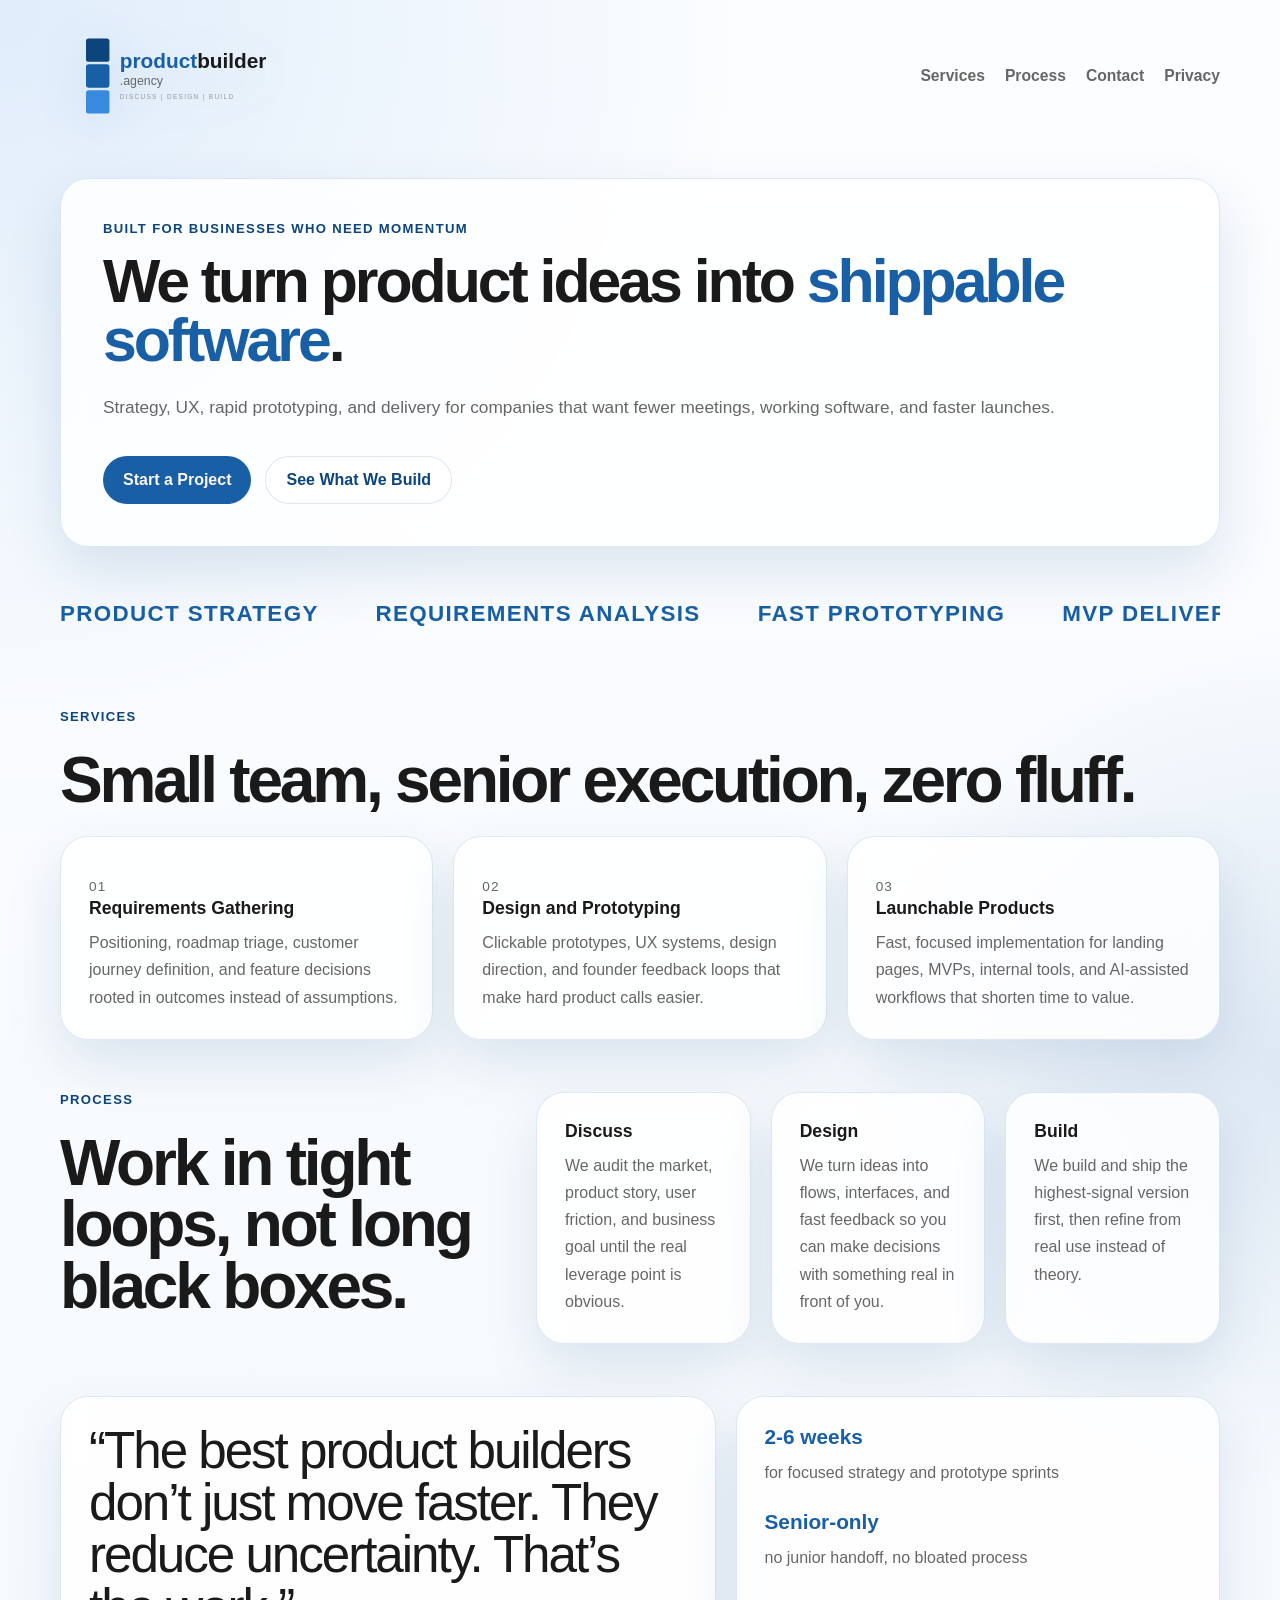
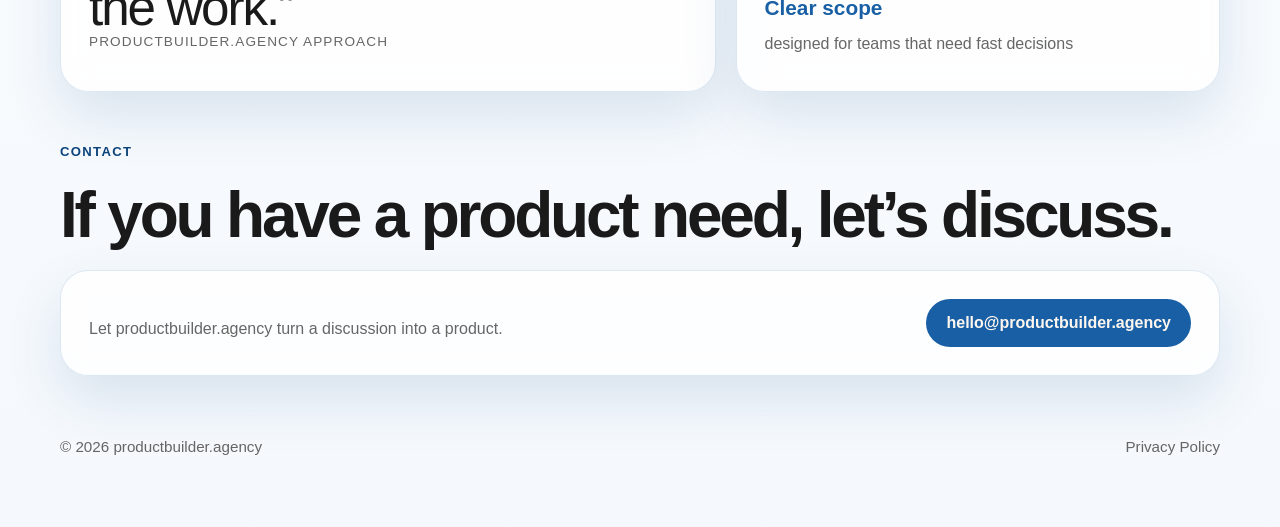
<file: index.html>
<!DOCTYPE html>
<html lang="en">
  <head>
    <meta charset="UTF-8" />
    <meta name="viewport" content="width=device-width, initial-scale=1.0" />
    <title>productbuilder.agency</title>
    <meta
      name="description"
      content="Product strategy, design, and engineering for founders who need traction fast."
    />
    <link rel="icon" type="image/svg+xml" href="./assets/pb-logo-icon.svg" />
    <link rel="stylesheet" href="./styles.css" />
  </head>
  <body>
    <div class="site-shell">
      <header class="topbar">
        <a class="brand" href="#top" aria-label="productbuilder.agency home">
          <img
            class="brand-logo brand-logo-full"
            src="./assets/pb-logo-primary.svg"
            alt="productbuilder.agency"
          />
          <img
            class="brand-logo brand-logo-icon"
            src="./assets/pb-logo-icon.svg"
            alt=""
            aria-hidden="true"
          />
        </a>
        <nav class="nav">
          <a href="#services">Services</a>
          <a href="#process">Process</a>
          <a href="#contact">Contact</a>
          <a href="./privacy.html">Privacy</a>
        </nav>
      </header>

      <main id="top">
        <section class="hero">
          <div class="hero-copy reveal">
            <p class="eyebrow">Built for businesses who need momentum</p>
            <h1>
              We turn product ideas into
              <span>shippable software</span>.
            </h1>
            <p class="lede">
              Strategy, UX, rapid prototyping, and delivery for companies that
              want fewer meetings, working software, and faster launches.
            </p>
            <div class="hero-actions">
              <a class="button button-primary" href="#contact">Start a Project</a>
              <a class="button button-secondary" href="#services">See What We Build</a>
            </div>
          </div>
        </section>

        <section class="marquee">
          <p>
            Product Strategy
            <span></span>
            Requirements Analysis
            <span></span>
            Fast Prototyping
            <span></span>
            MVP Delivery
            <span></span>
            AI Enabled Workflows
            <span></span>
            Continuous Integration/Continuous Delivery
          </p>
        </section>

        <section class="section" id="services">
          <div class="section-heading section-heading-wide reveal">
            <p class="eyebrow">Services</p>
            <h2>Small team, senior execution, zero fluff.</h2>
          </div>
          <div class="service-list">
            <article class="service-card reveal">
              <p class="service-number">01</p>
              <h3>Requirements Gathering</h3>
              <p>
                Positioning, roadmap triage, customer journey definition, and
                feature decisions rooted in outcomes instead of assumptions.
              </p>
            </article>
            <article class="service-card reveal reveal-delay-1">
              <p class="service-number">02</p>
              <h3>Design and Prototyping</h3>
              <p>
                Clickable prototypes, UX systems, design direction, and founder
                feedback loops that make hard product calls easier.
              </p>
            </article>
            <article class="service-card reveal reveal-delay-2">
              <p class="service-number">03</p>
              <h3>Launchable Products</h3>
              <p>
                Fast, focused implementation for landing pages, MVPs, internal
                tools, and AI-assisted workflows that shorten time to value.
              </p>
            </article>
          </div>
        </section>

        <section class="section split-section" id="process">
          <div class="section-heading reveal">
            <p class="eyebrow">Process</p>
            <h2>Work in tight loops, not long black boxes.</h2>
          </div>
          <div class="timeline">
            <article class="timeline-item reveal">
              <h3>Discuss</h3>
              <p>
                We audit the market, product story, user friction, and business
                goal until the real leverage point is obvious.
              </p>
            </article>
            <article class="timeline-item reveal reveal-delay-1">
              <h3>Design</h3>
              <p>
                We turn ideas into flows, interfaces, and fast feedback so you
                can make decisions with something real in front of you.
              </p>
            </article>
            <article class="timeline-item reveal reveal-delay-2">
              <h3>Build</h3>
              <p>
                We build and ship the highest-signal version first, then refine
                from real use instead of theory.
              </p>
            </article>
          </div>
        </section>

        <section class="section testimonial-band">
          <div class="testimonial reveal">
            <p class="quote">
              “The best product builders don’t just move faster. They reduce
              uncertainty. That’s the work.”
            </p>
            <p class="quote-attribution">productbuilder.agency approach</p>
          </div>
          <div class="stats reveal reveal-delay-1">
            <div>
              <strong>2-6 weeks</strong>
              <p>for focused strategy and prototype sprints</p>
            </div>
            <div>
              <strong>Senior-only</strong>
              <p>no junior handoff, no bloated process</p>
            </div>
            <div>
              <strong>Clear scope</strong>
              <p>designed for teams that need fast decisions</p>
            </div>
          </div>
        </section>

        <section class="section contact-section" id="contact">
          <div class="section-heading section-heading-wide reveal">
            <p class="eyebrow">Contact</p>
            <h2>If you have a product need, let’s discuss.</h2>
          </div>
          <div class="contact-card reveal reveal-delay-1">
            <p>
              Let productbuilder.agency turn a discussion into a product.
            </p>
            <a class="button button-primary" href="mailto:hello@productbuilder.agency">
              hello@productbuilder.agency
            </a>
          </div>
        </section>

        <footer class="site-footer">
          <p>&copy; 2026 productbuilder.agency</p>
          <a href="./privacy.html">Privacy Policy</a>
        </footer>
      </main>
    </div>

    <script src="./script.js"></script>
  </body>
</html>
</file>
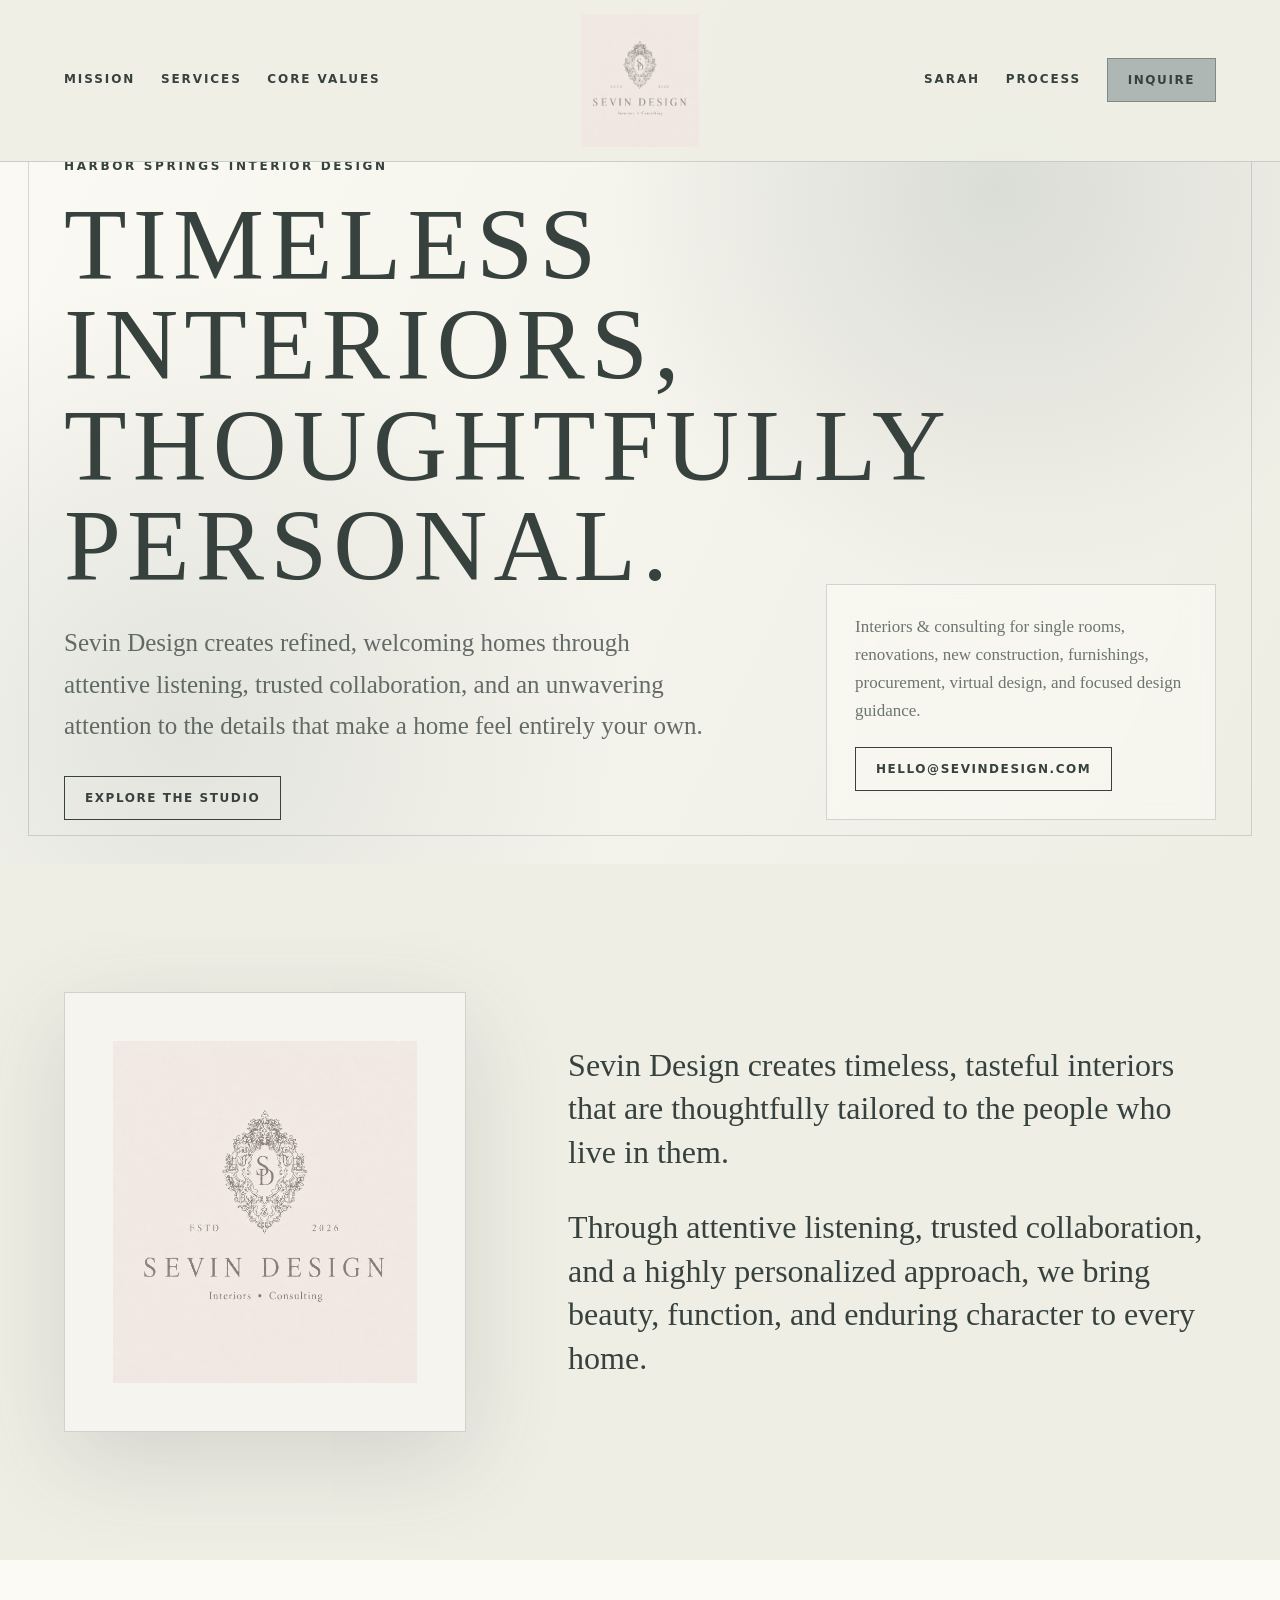
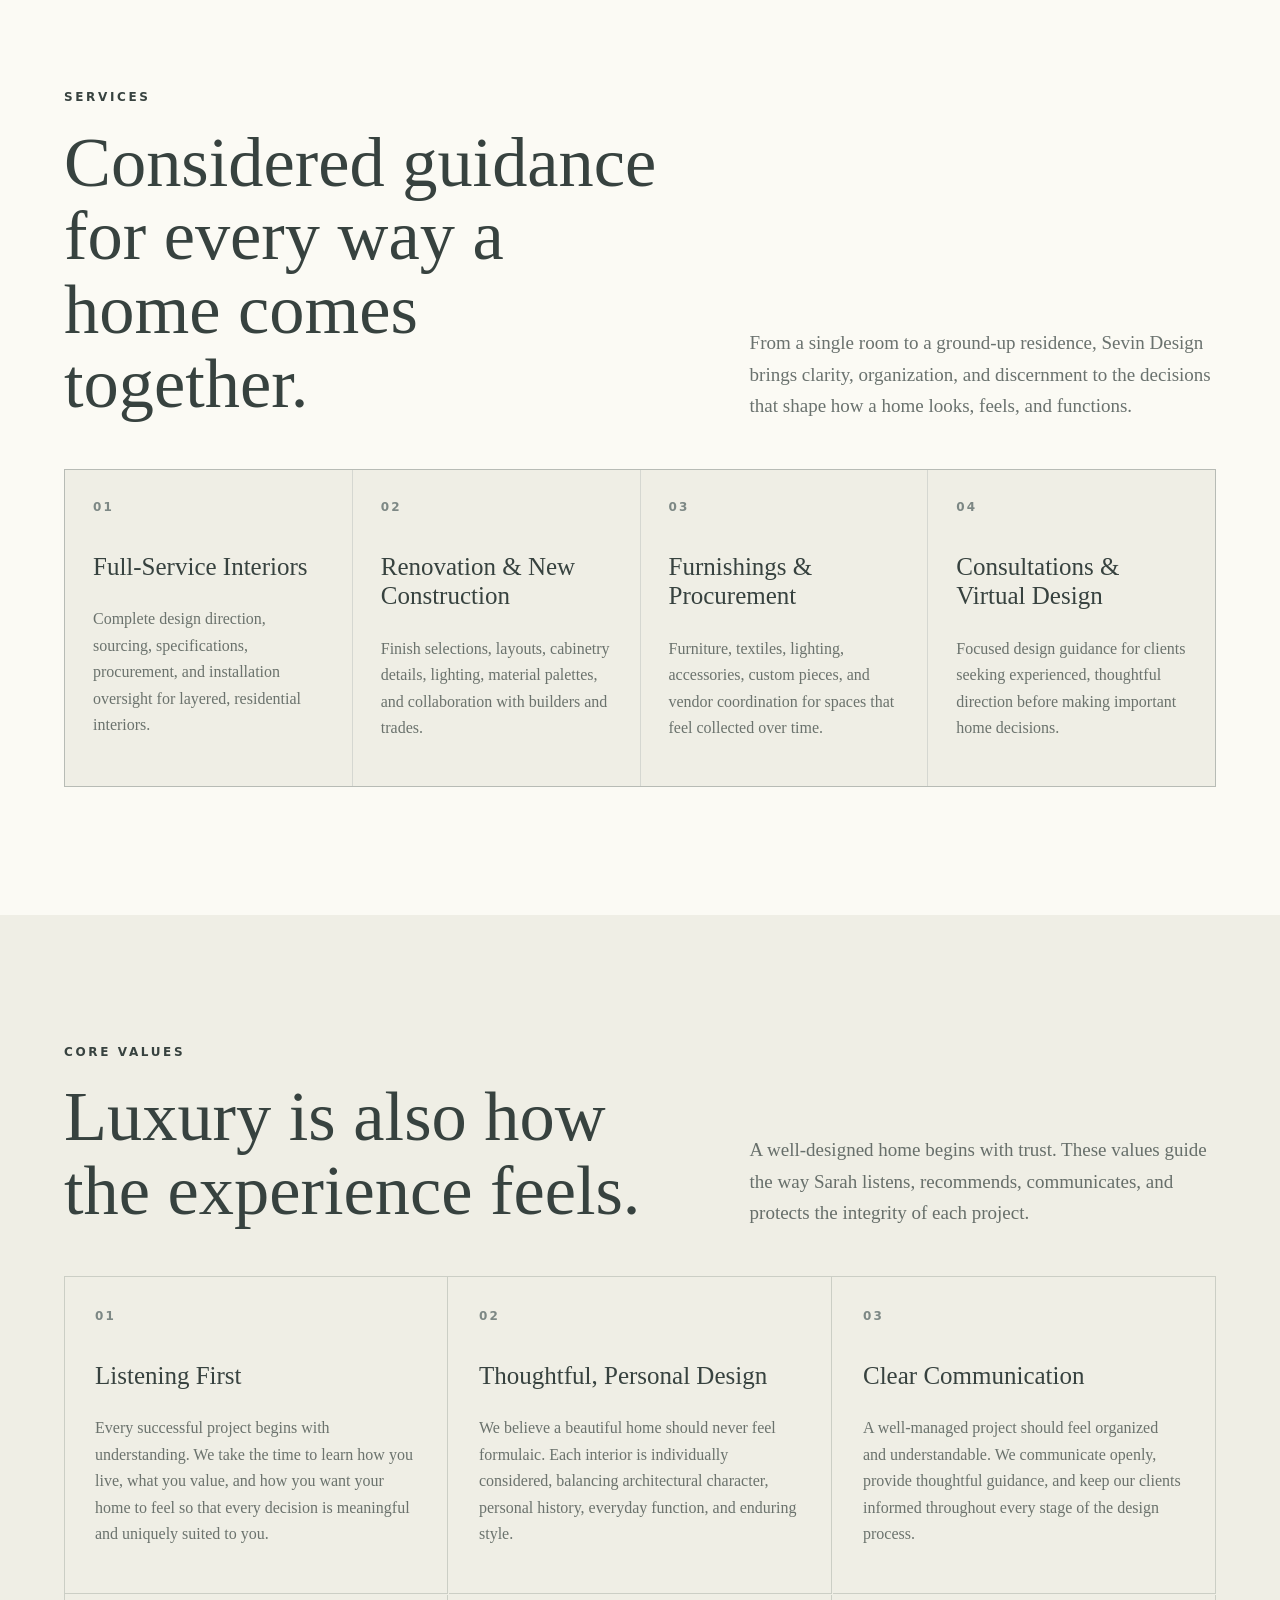
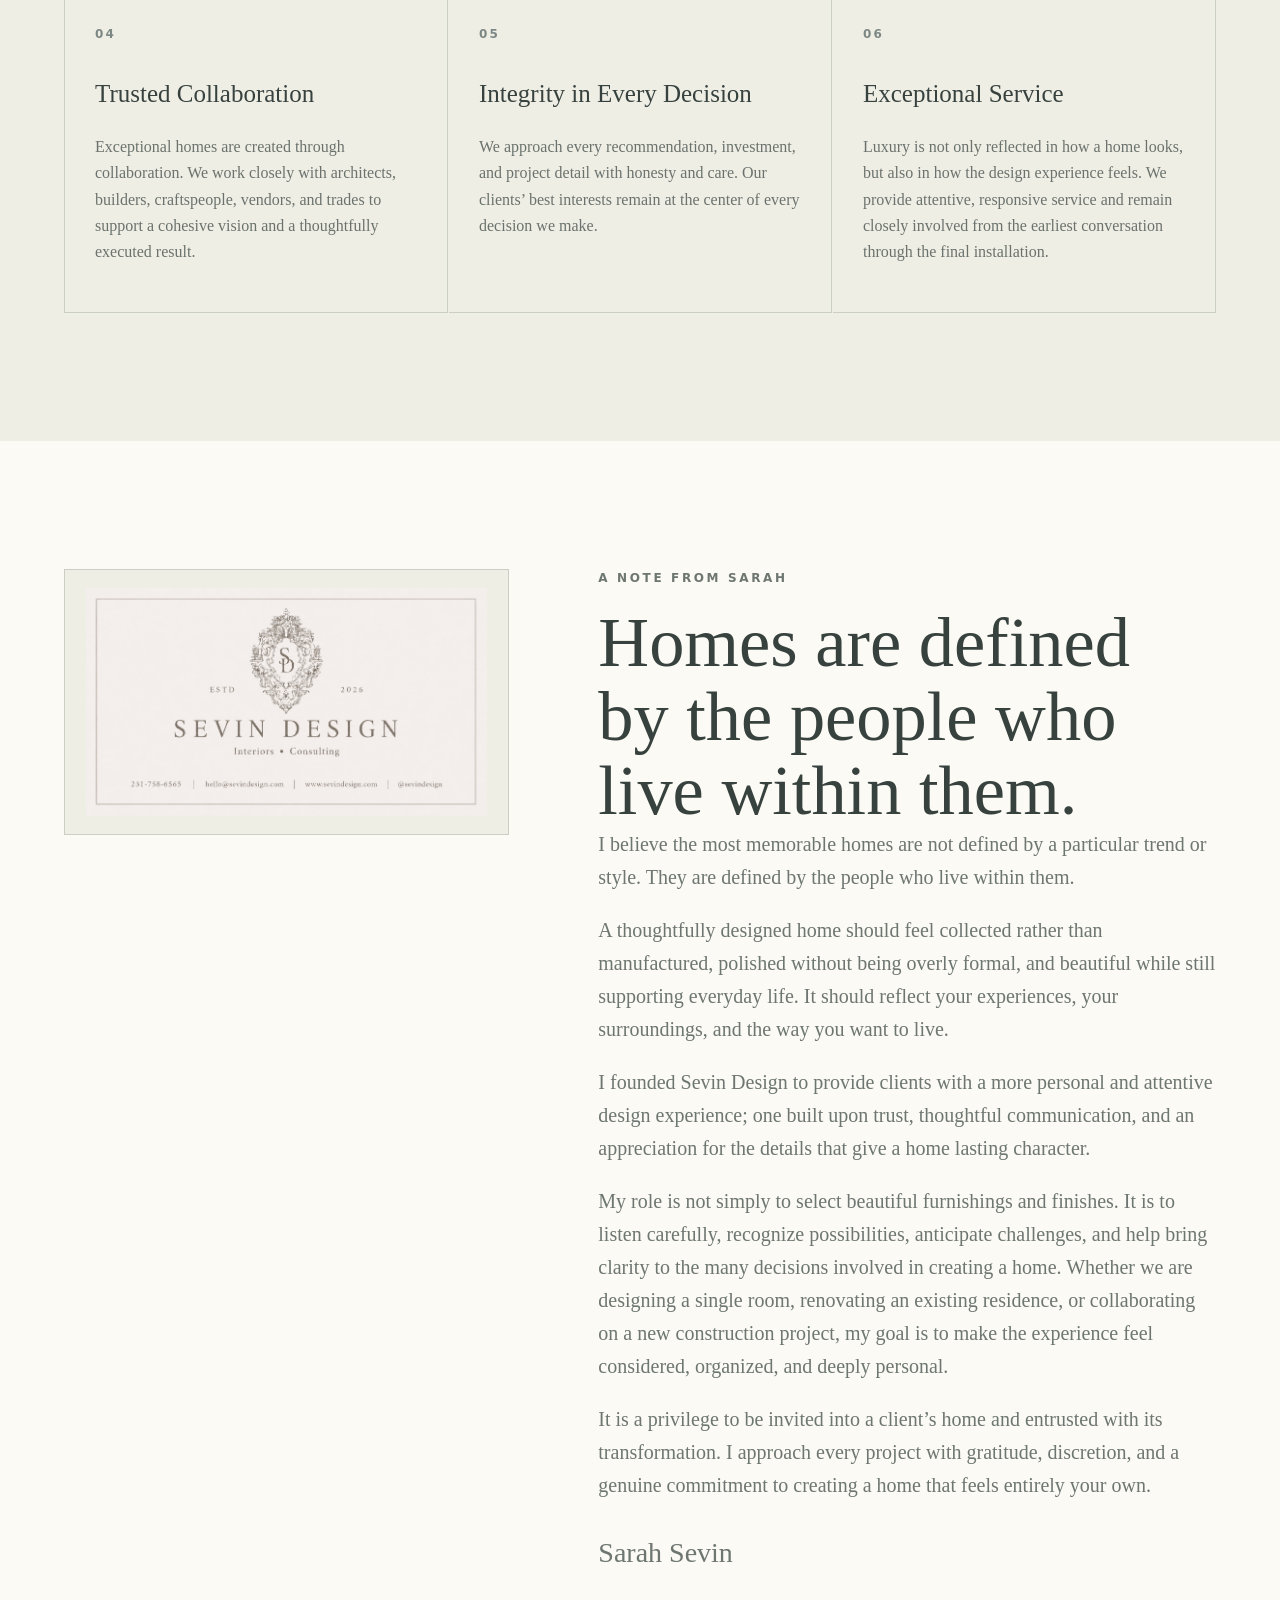
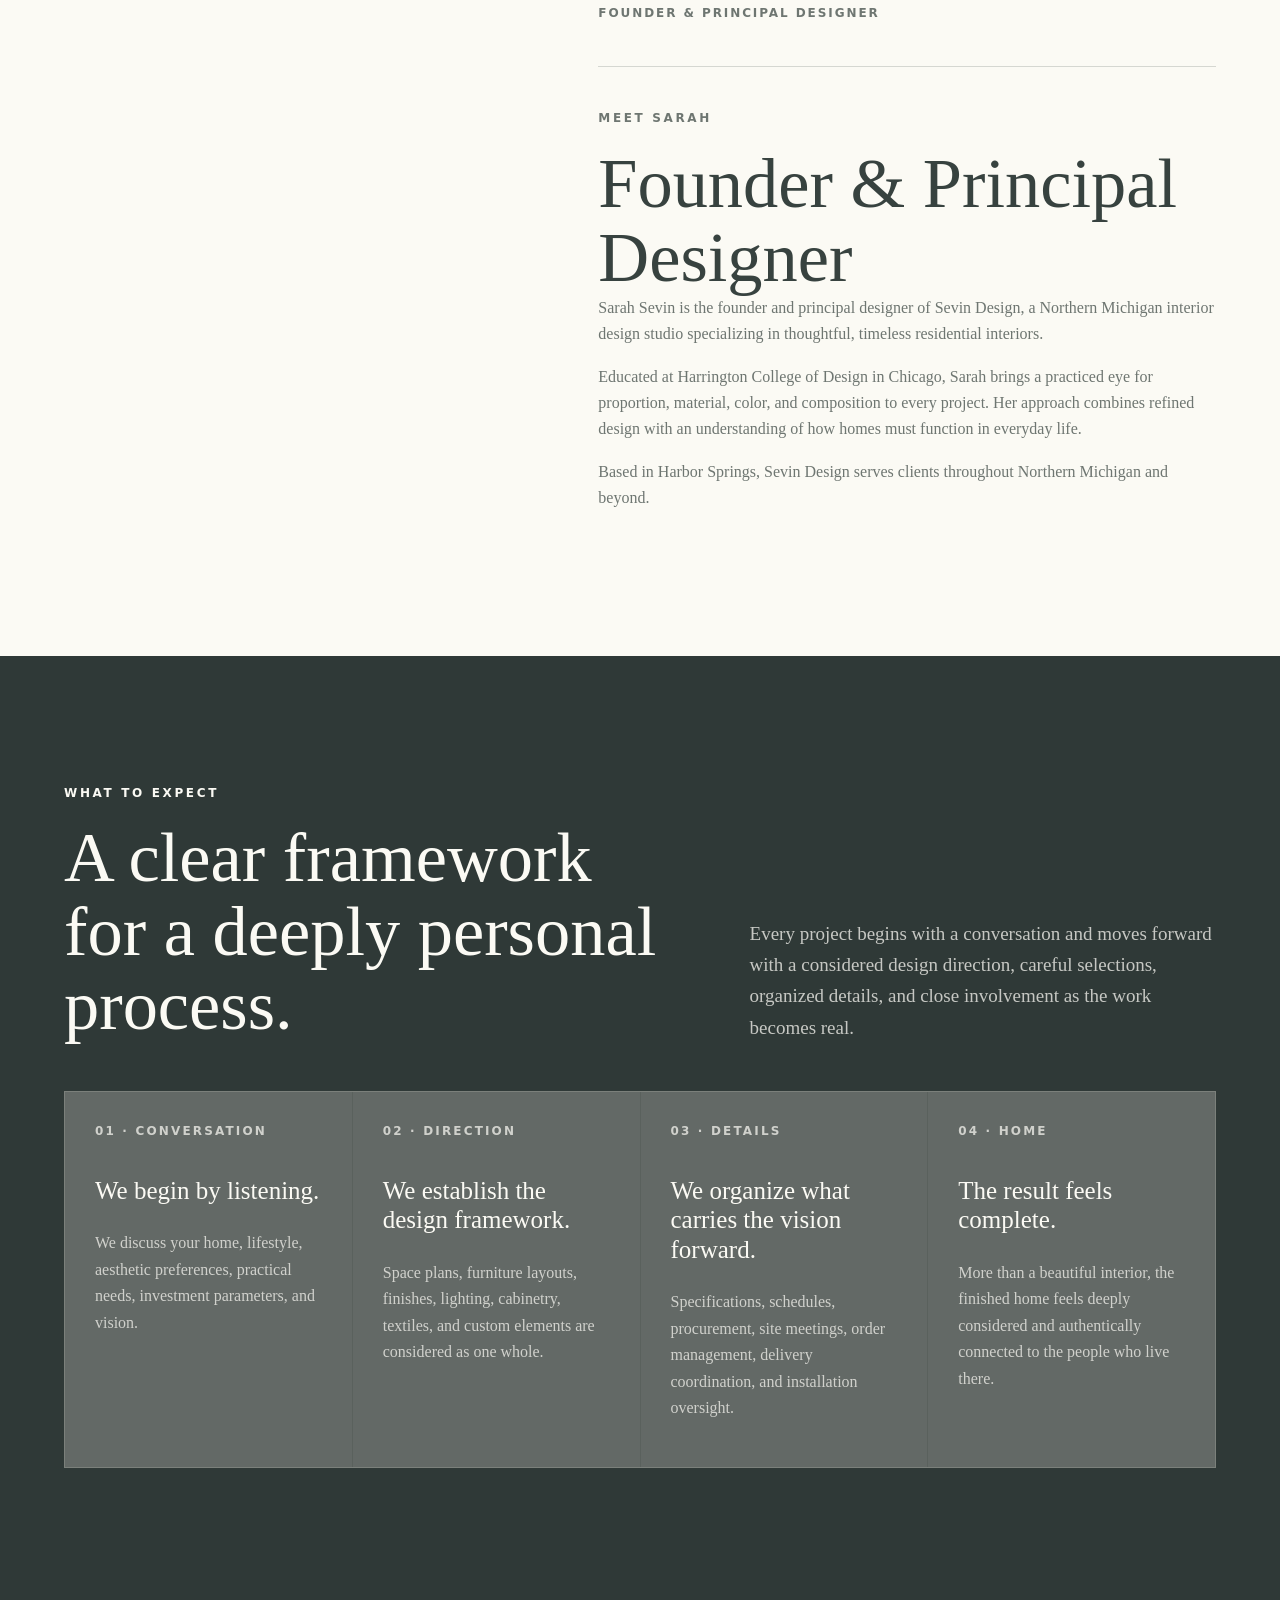
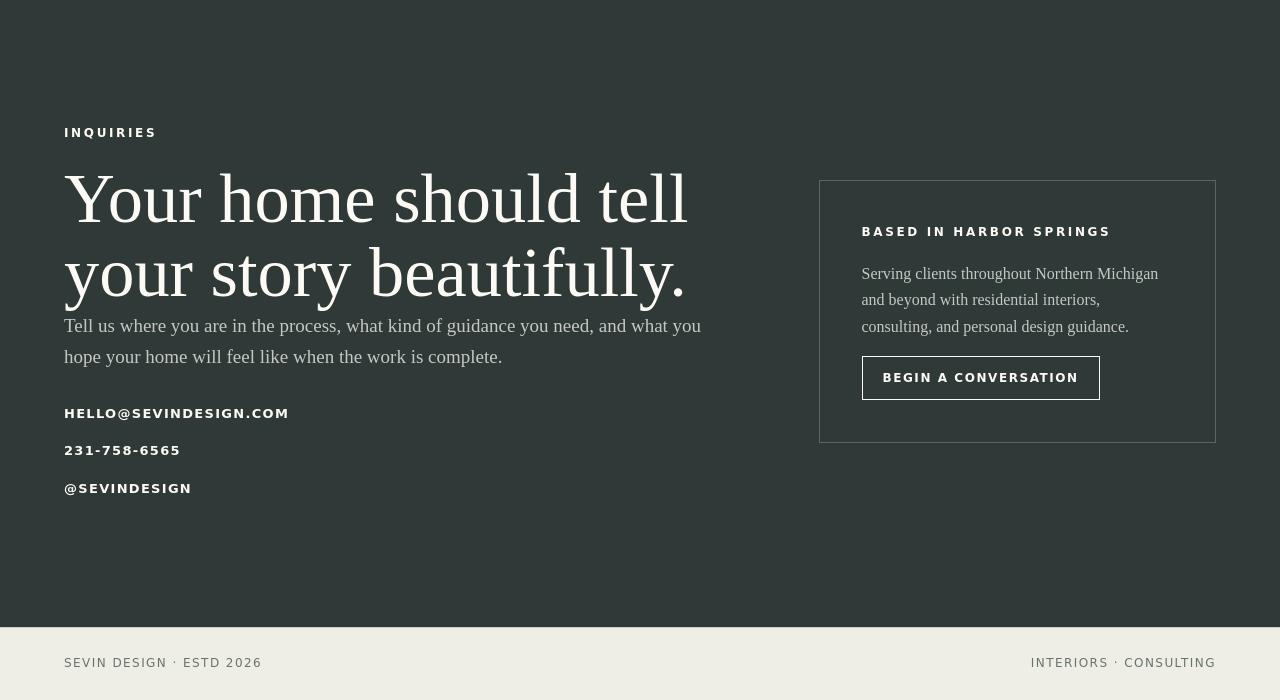
<file: sevin-design/index.html>
<!doctype html>
<html lang="en">
  <head>
    <meta charset="utf-8" />
    <meta name="viewport" content="width=device-width, initial-scale=1" />
    <title>Sevin Design | Timeless Interiors & Consulting</title>
    <meta
      name="description"
      content="Sevin Design is a Harbor Springs interior design studio creating timeless, tasteful interiors through personal service, trusted collaboration, and thoughtful detail."
    />
    <meta property="og:title" content="Sevin Design | Timeless Interiors & Consulting" />
    <meta
      property="og:description"
      content="Thoughtful residential interiors, renovation and new-construction consultation, furnishings, virtual design, and focused design guidance."
    />
    <meta property="og:image" content="https://www.productbuilder.agency/sevin-design/assets/sevin-card.jpg" />
    <meta property="og:type" content="website" />
    <style>
      :root {
        --white-dove: #efeee5;
        --boothbay: #aab2b0;
        --boothbay-deep: #667471;
        --boothbay-dark: #3f4a48;
        --paper: var(--white-dove);
        --ivory: #fbfaf4;
        --linen: #e5e4da;
        --sand: #d2d3ca;
        --mushroom: #7d8885;
        --taupe: #667471;
        --ink: #37423f;
        --olive: #6f7d79;
        --charcoal: #2f3937;
        --line: rgba(63, 74, 72, 0.2);
        --soft-line: rgba(239, 238, 229, 0.3);
        --shadow: 0 28px 90px rgba(63, 74, 72, 0.16);
        --hero-logo-offset: 0px;
      }

      * {
        box-sizing: border-box;
      }

      html {
        scroll-behavior: smooth;
      }

      body {
        margin: 0;
        background:
          radial-gradient(circle at top left, rgba(251, 250, 244, 0.82), transparent 38rem),
          var(--paper);
        color: var(--ink);
        font-family: "Times New Roman", Georgia, serif;
        line-height: 1.65;
        overflow-x: hidden;
      }

      a {
        color: inherit;
        text-decoration: none;
      }

      img {
        display: block;
        max-width: 100%;
      }

      .site {
        overflow: clip;
      }

      .topbar {
        position: fixed;
        z-index: 20;
        inset: 0 0 auto;
        display: grid;
        grid-template-columns: 1fr auto 1fr;
        align-items: center;
        gap: 24px;
        min-height: 76px;
        padding: 14px clamp(20px, 5vw, 64px);
        background: rgba(239, 238, 229, 0.94);
        border-bottom: 1px solid var(--line);
        color: var(--ink);
        backdrop-filter: blur(18px);
      }

      .nav {
        display: flex;
        align-items: center;
        gap: clamp(14px, 2vw, 28px);
        font-family: ui-sans-serif, system-ui, sans-serif;
        font-size: 12px;
        font-weight: 600;
        letter-spacing: 0.16em;
        text-transform: uppercase;
      }

      .nav:last-child {
        justify-content: flex-end;
      }

      .brand {
        display: grid;
        place-items: center;
        width: 128px;
      }

      .brand img {
        width: 118px;
        mix-blend-mode: normal;
        opacity: 1;
      }

      .button {
        display: inline-flex;
        min-height: 44px;
        align-items: center;
        justify-content: center;
        border: 1px solid currentColor;
        border-radius: 0;
        padding: 12px 20px;
        font-family: ui-sans-serif, system-ui, sans-serif;
        font-size: 12px;
        font-weight: 700;
        letter-spacing: 0.13em;
        line-height: 1;
        text-transform: uppercase;
        transition: transform 160ms ease, background 160ms ease, color 160ms ease;
      }

      .button:hover {
        transform: translateY(-1px);
      }

      .button.dark {
        background: var(--ink);
        color: var(--ivory);
        border-color: var(--ink);
      }

      .button.light {
        color: var(--ivory);
      }

      .topbar .button.light {
        background: rgba(170, 178, 176, 0.92);
        color: var(--ink);
        border-color: rgba(63, 74, 72, 0.42);
      }

      .hero {
        position: relative;
        min-height: calc(96svh + var(--hero-logo-offset));
        display: grid;
        align-items: end;
        padding: calc(118px + var(--hero-logo-offset)) clamp(20px, 5vw, 64px) 44px;
        color: var(--ink);
        isolation: isolate;
      }

      .hero::before,
      .hero::after {
        position: absolute;
        inset: 0;
        content: "";
        z-index: -1;
      }

      .hero::before {
        background:
          radial-gradient(circle at 78% 22%, rgba(170, 178, 176, 0.34), transparent 25rem),
          radial-gradient(circle at 14% 84%, rgba(102, 116, 113, 0.14), transparent 28rem),
          linear-gradient(115deg, rgba(251, 250, 244, 0.96), rgba(239, 238, 229, 0.88)),
          var(--paper);
      }

      .hero::after {
        border: 1px solid rgba(63, 74, 72, 0.24);
        inset: 28px;
        opacity: 0.8;
      }

      .hero-content {
        display: grid;
        grid-template-columns: minmax(0, 760px) minmax(250px, 390px);
        gap: clamp(32px, 8vw, 130px);
        align-items: end;
        width: min(1220px, 100%);
      }

      .eyebrow {
        margin: 0 0 18px;
        font-family: ui-sans-serif, system-ui, sans-serif;
        font-size: 12px;
        font-weight: 700;
        letter-spacing: 0.22em;
        text-transform: uppercase;
      }

      h1,
      h2,
      h3,
      p {
        margin-top: 0;
      }

      h1 {
        margin-bottom: 26px;
        font-size: clamp(54px, 8vw, 118px);
        font-weight: 400;
        letter-spacing: 0.06em;
        line-height: 0.98;
        text-transform: uppercase;
      }

      h2 {
        margin-bottom: 0;
        font-size: clamp(38px, 5.5vw, 76px);
        font-weight: 400;
        line-height: 1.05;
      }

      h3 {
        font-size: 25px;
        font-weight: 400;
        line-height: 1.18;
      }

      .hero-copy {
        max-width: 650px;
        margin-bottom: 30px;
        color: rgba(55, 66, 63, 0.76);
        font-size: clamp(19px, 2vw, 25px);
      }

      .hero-panel {
        border: 1px solid var(--line);
        padding: 28px;
        background: rgba(251, 250, 244, 0.62);
        backdrop-filter: blur(14px);
      }

      .hero-panel p {
        margin-bottom: 22px;
        color: rgba(55, 66, 63, 0.72);
        font-size: 17px;
      }

      .hero .button.light {
        color: var(--ink);
      }

      .section {
        padding: clamp(72px, 10vw, 132px) clamp(20px, 5vw, 64px);
        scroll-margin-top: 112px;
      }

      .section.alt {
        background: var(--ivory);
      }

      .section.dark {
        background: var(--charcoal);
        color: var(--ivory);
      }

      .section-inner {
        width: min(1180px, 100%);
        margin: 0 auto;
      }

      .section-head {
        display: grid;
        grid-template-columns: minmax(0, 0.92fr) minmax(280px, 0.72fr);
        gap: clamp(30px, 7vw, 104px);
        align-items: end;
        margin-bottom: 48px;
      }

      .section-lede {
        margin-bottom: 0;
        color: rgba(55, 66, 63, 0.74);
        font-size: 19px;
      }

      .dark .section-lede,
      .dark .muted {
        color: rgba(251, 250, 244, 0.74);
      }

      .mission {
        display: grid;
        grid-template-columns: 0.62fr 1fr;
        gap: clamp(34px, 8vw, 118px);
        align-items: center;
      }

      .logo-card {
        border: 1px solid var(--line);
        padding: clamp(24px, 4vw, 48px);
        background: rgba(251, 250, 244, 0.58);
        box-shadow: var(--shadow);
      }

      .mission-copy {
        font-size: clamp(22px, 2.5vw, 34px);
        line-height: 1.36;
      }

      .mission-copy p:last-child {
        margin-bottom: 0;
      }

      .services-grid {
        display: grid;
        grid-template-columns: repeat(4, 1fr);
        gap: 1px;
        border: 1px solid var(--line);
        background: var(--line);
      }

      .service {
        min-height: 300px;
        padding: 28px;
        background: var(--paper);
      }

      .service span,
      .value span,
      .step span {
        display: block;
        margin-bottom: 34px;
        color: var(--mushroom);
        font-family: ui-sans-serif, system-ui, sans-serif;
        font-size: 12px;
        font-weight: 700;
        letter-spacing: 0.18em;
        text-transform: uppercase;
      }

      .service p,
      .value p,
      .step p,
      .bio p,
      .note p {
        color: rgba(55, 66, 63, 0.72);
      }

      .value-grid {
        display: grid;
        grid-template-columns: repeat(3, 1fr);
        gap: 1px;
        border-top: 1px solid var(--line);
        border-left: 1px solid var(--line);
      }

      .value {
        min-height: 268px;
        padding: 30px;
        border-right: 1px solid var(--line);
        border-bottom: 1px solid var(--line);
      }

      .story-grid {
        display: grid;
        grid-template-columns: minmax(280px, 0.72fr) minmax(0, 1fr);
        gap: clamp(34px, 7vw, 96px);
        align-items: start;
      }

      .portrait-card {
        position: sticky;
        top: 104px;
        border: 1px solid var(--line);
        padding: 18px;
        background: var(--paper);
      }

      .portrait-card img {
        aspect-ratio: 16 / 9;
        width: 100%;
        object-fit: contain;
        object-position: center;
      }

      .caption {
        margin: 18px 0 0;
        font-family: ui-sans-serif, system-ui, sans-serif;
        font-size: 12px;
        font-weight: 700;
        letter-spacing: 0.16em;
        text-transform: uppercase;
      }

      .note {
        padding-bottom: 42px;
        border-bottom: 1px solid var(--line);
        font-size: 20px;
      }

      .signature {
        margin-top: 28px;
        color: var(--taupe);
        font-size: 28px;
      }

      .bio {
        padding-top: 42px;
      }

      .process {
        display: grid;
        grid-template-columns: repeat(4, 1fr);
        gap: 1px;
        border: 1px solid rgba(239, 238, 229, 0.22);
        background: rgba(239, 238, 229, 0.22);
      }

      .step {
        min-height: 320px;
        padding: 30px;
        background: rgba(239, 238, 229, 0.06);
      }

      .step p,
      .step span {
        color: rgba(251, 250, 244, 0.72);
      }

      .journal-shop {
        display: grid;
        grid-template-columns: 1fr 1fr;
        gap: 24px;
      }

      .tease {
        min-height: 360px;
        display: flex;
        flex-direction: column;
        justify-content: flex-end;
        border: 1px solid var(--line);
        padding: 30px;
        background:
          linear-gradient(180deg, transparent, rgba(55, 66, 63, 0.72)),
          var(--bg);
        background-size: cover;
        background-position: center;
        color: var(--ivory);
      }

      .tease:first-child {
        background:
          linear-gradient(180deg, rgba(239, 238, 229, 0.3), rgba(55, 66, 63, 0.74)),
          url("./assets/sevin-logo.jpg") center 34% / 58% auto no-repeat,
          var(--linen);
      }

      .tease:last-child {
        --bg: url("./assets/sevin-card.jpg");
      }

      .tease p {
        max-width: 460px;
        margin-bottom: 0;
        color: rgba(251, 250, 244, 0.78);
      }

      .contact {
        display: grid;
        grid-template-columns: minmax(0, 0.92fr) minmax(280px, 0.55fr);
        gap: clamp(30px, 7vw, 94px);
        align-items: center;
      }

      .contact-list {
        display: grid;
        gap: 16px;
        margin-top: 30px;
        font-family: ui-sans-serif, system-ui, sans-serif;
        font-size: 13px;
        font-weight: 650;
        letter-spacing: 0.1em;
        text-transform: uppercase;
      }

      .contact-list a {
        overflow-wrap: anywhere;
      }

      .contact-card {
        border: 1px solid rgba(239, 238, 229, 0.24);
        padding: clamp(24px, 4vw, 42px);
      }

      .footer {
        display: flex;
        justify-content: space-between;
        gap: 18px;
        padding: 26px clamp(20px, 5vw, 64px);
        border-top: 1px solid var(--line);
        color: var(--taupe);
        font-family: ui-sans-serif, system-ui, sans-serif;
        font-size: 12px;
        letter-spacing: 0.12em;
        text-transform: uppercase;
      }

      @media (max-width: 980px) {
        .topbar {
          grid-template-columns: 1fr auto;
        }

        .nav:first-child {
          display: none;
        }

        .hero-content,
        .section-head,
        .mission,
        .story-grid,
        .contact {
          grid-template-columns: 1fr;
        }

        .services-grid,
        .process {
          grid-template-columns: repeat(2, 1fr);
        }

        .value-grid {
          grid-template-columns: repeat(2, 1fr);
        }

        .portrait-card {
          position: static;
          max-width: 520px;
        }
      }

      @media (max-width: 680px) {
        :root {
          --hero-logo-offset: 0px;
        }

        .topbar {
          grid-template-columns: minmax(0, 1fr) auto;
          min-height: 82px;
          padding: 12px 18px;
          background: rgba(239, 238, 229, 0.92);
          border-bottom: 1px solid var(--line);
          backdrop-filter: blur(16px);
        }

        .brand {
          width: 116px;
          justify-self: start;
        }

        .brand img {
          width: 108px;
        }

        .nav:last-child a:not(.button) {
          display: none;
        }

        .button {
          min-height: 40px;
          padding: 11px 14px;
          font-size: 11px;
        }

        .hero {
          min-height: auto;
          padding: 148px 20px 34px;
        }

        .section {
          scroll-margin-top: 96px;
          padding: 64px 20px;
        }

        .hero::after {
          inset: 12px;
        }

        h1 {
          font-size: clamp(39px, 11.5vw, 54px);
          letter-spacing: 0.035em;
          overflow-wrap: anywhere;
        }

        h2 {
          font-size: clamp(34px, 10vw, 48px);
        }

        .hero-content {
          gap: 28px;
        }

        .hero-panel {
          padding: 22px;
        }

        .mission-copy {
          font-size: clamp(21px, 6vw, 29px);
        }

        .services-grid,
        .value-grid,
        .process,
        .journal-shop {
          grid-template-columns: 1fr;
        }

        .service,
        .value,
        .step {
          min-height: auto;
          padding: 24px;
        }

        .portrait-card {
          max-width: none;
          padding: 12px;
        }

        .contact-list {
          font-size: 12px;
          letter-spacing: 0.07em;
        }

        .footer {
          flex-direction: column;
        }
      }
    </style>
  </head>
  <body>
    <div class="site">
      <header class="topbar" data-nav>
        <nav class="nav" aria-label="Primary navigation left">
          <a href="#mission">Mission</a>
          <a href="#services">Services</a>
          <a href="#values">Core Values</a>
        </nav>
        <a class="brand" href="#top" aria-label="Sevin Design home">
          <img src="./assets/sevin-logo-header.png" alt="Sevin Design" />
        </a>
        <nav class="nav" aria-label="Primary navigation right">
          <a href="#sarah">Sarah</a>
          <a href="#process">Process</a>
          <a class="button light" href="#contact">Inquire</a>
        </nav>
      </header>

      <main id="top">
        <section class="hero">
          <div class="hero-content">
            <div>
              <p class="eyebrow">Harbor Springs Interior Design</p>
              <h1>Timeless interiors, thoughtfully personal.</h1>
              <p class="hero-copy">
                Sevin Design creates refined, welcoming homes through attentive
                listening, trusted collaboration, and an unwavering attention to
                the details that make a home feel entirely your own.
              </p>
              <a class="button light" href="#mission">Explore the Studio</a>
            </div>
            <aside class="hero-panel" aria-label="Sevin Design introduction">
              <p>
                Interiors & consulting for single rooms, renovations, new
                construction, furnishings, procurement, virtual design, and
                focused design guidance.
              </p>
              <a class="button light" href="mailto:hello@sevindesign.com">hello@sevindesign.com</a>
            </aside>
          </div>
        </section>

        <section class="section" id="mission">
          <div class="section-inner mission">
            <div class="logo-card">
              <img src="./assets/sevin-logo.jpg" alt="Sevin Design Interiors and Consulting" />
            </div>
            <div class="mission-copy">
              <p>
                Sevin Design creates timeless, tasteful interiors that are
                thoughtfully tailored to the people who live in them.
              </p>
              <p>
                Through attentive listening, trusted collaboration, and a highly
                personalized approach, we bring beauty, function, and enduring
                character to every home.
              </p>
            </div>
          </div>
        </section>

        <section class="section alt" id="services">
          <div class="section-inner">
            <div class="section-head">
              <div>
                <p class="eyebrow">Services</p>
                <h2>Considered guidance for every way a home comes together.</h2>
              </div>
              <p class="section-lede">
                From a single room to a ground-up residence, Sevin Design brings
                clarity, organization, and discernment to the decisions that
                shape how a home looks, feels, and functions.
              </p>
            </div>
            <div class="services-grid">
              <article class="service">
                <span>01</span>
                <h3>Full-Service Interiors</h3>
                <p>
                  Complete design direction, sourcing, specifications,
                  procurement, and installation oversight for layered,
                  residential interiors.
                </p>
              </article>
              <article class="service">
                <span>02</span>
                <h3>Renovation & New Construction</h3>
                <p>
                  Finish selections, layouts, cabinetry details, lighting,
                  material palettes, and collaboration with builders and trades.
                </p>
              </article>
              <article class="service">
                <span>03</span>
                <h3>Furnishings & Procurement</h3>
                <p>
                  Furniture, textiles, lighting, accessories, custom pieces, and
                  vendor coordination for spaces that feel collected over time.
                </p>
              </article>
              <article class="service">
                <span>04</span>
                <h3>Consultations & Virtual Design</h3>
                <p>
                  Focused design guidance for clients seeking experienced,
                  thoughtful direction before making important home decisions.
                </p>
              </article>
            </div>
          </div>
        </section>

        <section class="section" id="values">
          <div class="section-inner">
            <div class="section-head">
              <div>
                <p class="eyebrow">Core Values</p>
                <h2>Luxury is also how the experience feels.</h2>
              </div>
              <p class="section-lede">
                A well-designed home begins with trust. These values guide the
                way Sarah listens, recommends, communicates, and protects the
                integrity of each project.
              </p>
            </div>
            <div class="value-grid">
              <article class="value">
                <span>01</span>
                <h3>Listening First</h3>
                <p>
                  Every successful project begins with understanding. We take
                  the time to learn how you live, what you value, and how you
                  want your home to feel so that every decision is meaningful
                  and uniquely suited to you.
                </p>
              </article>
              <article class="value">
                <span>02</span>
                <h3>Thoughtful, Personal Design</h3>
                <p>
                  We believe a beautiful home should never feel formulaic. Each
                  interior is individually considered, balancing architectural
                  character, personal history, everyday function, and enduring
                  style.
                </p>
              </article>
              <article class="value">
                <span>03</span>
                <h3>Clear Communication</h3>
                <p>
                  A well-managed project should feel organized and
                  understandable. We communicate openly, provide thoughtful
                  guidance, and keep our clients informed throughout every stage
                  of the design process.
                </p>
              </article>
              <article class="value">
                <span>04</span>
                <h3>Trusted Collaboration</h3>
                <p>
                  Exceptional homes are created through collaboration. We work
                  closely with architects, builders, craftspeople, vendors, and
                  trades to support a cohesive vision and a thoughtfully executed
                  result.
                </p>
              </article>
              <article class="value">
                <span>05</span>
                <h3>Integrity in Every Decision</h3>
                <p>
                  We approach every recommendation, investment, and project
                  detail with honesty and care. Our clients’ best interests
                  remain at the center of every decision we make.
                </p>
              </article>
              <article class="value">
                <span>06</span>
                <h3>Exceptional Service</h3>
                <p>
                  Luxury is not only reflected in how a home looks, but also in
                  how the design experience feels. We provide attentive,
                  responsive service and remain closely involved from the
                  earliest conversation through the final installation.
                </p>
              </article>
            </div>
          </div>
        </section>

        <section class="section alt" id="sarah">
          <div class="section-inner story-grid">
            <aside class="portrait-card">
              <img src="./assets/sevin-card.jpg" alt="Sevin Design business card artwork" />
            </aside>
            <div>
              <article class="note">
                <p class="eyebrow">A Note from Sarah</p>
                <h2>Homes are defined by the people who live within them.</h2>
                <p>
                  I believe the most memorable homes are not defined by a
                  particular trend or style. They are defined by the people who
                  live within them.
                </p>
                <p>
                  A thoughtfully designed home should feel collected rather than
                  manufactured, polished without being overly formal, and
                  beautiful while still supporting everyday life. It should
                  reflect your experiences, your surroundings, and the way you
                  want to live.
                </p>
                <p>
                  I founded Sevin Design to provide clients with a more personal
                  and attentive design experience; one built upon trust,
                  thoughtful communication, and an appreciation for the details
                  that give a home lasting character.
                </p>
                <p>
                  My role is not simply to select beautiful furnishings and
                  finishes. It is to listen carefully, recognize possibilities,
                  anticipate challenges, and help bring clarity to the many
                  decisions involved in creating a home. Whether we are designing
                  a single room, renovating an existing residence, or
                  collaborating on a new construction project, my goal is to make
                  the experience feel considered, organized, and deeply personal.
                </p>
                <p>
                  It is a privilege to be invited into a client’s home and
                  entrusted with its transformation. I approach every project
                  with gratitude, discretion, and a genuine commitment to
                  creating a home that feels entirely your own.
                </p>
                <p class="signature">Sarah Sevin</p>
                <p class="caption">Founder & Principal Designer</p>
              </article>
              <article class="bio">
                <p class="eyebrow">Meet Sarah</p>
                <h2>Founder & Principal Designer</h2>
                <p>
                  Sarah Sevin is the founder and principal designer of Sevin
                  Design, a Northern Michigan interior design studio
                  specializing in thoughtful, timeless residential interiors.
                </p>
                <p>
                  Educated at Harrington College of Design in Chicago, Sarah
                  brings a practiced eye for proportion, material, color, and
                  composition to every project. Her approach combines refined
                  design with an understanding of how homes must function in
                  everyday life.
                </p>
                <p>
                  Based in Harbor Springs, Sevin Design serves clients
                  throughout Northern Michigan and beyond.
                </p>
              </article>
            </div>
          </div>
        </section>

        <section class="section dark" id="process">
          <div class="section-inner">
            <div class="section-head">
              <div>
                <p class="eyebrow">What to Expect</p>
                <h2>A clear framework for a deeply personal process.</h2>
              </div>
              <p class="section-lede">
                Every project begins with a conversation and moves forward with
                a considered design direction, careful selections, organized
                details, and close involvement as the work becomes real.
              </p>
            </div>
            <div class="process">
              <article class="step">
                <span>01 · Conversation</span>
                <h3>We begin by listening.</h3>
                <p>
                  We discuss your home, lifestyle, aesthetic preferences,
                  practical needs, investment parameters, and vision.
                </p>
              </article>
              <article class="step">
                <span>02 · Direction</span>
                <h3>We establish the design framework.</h3>
                <p>
                  Space plans, furniture layouts, finishes, lighting, cabinetry,
                  textiles, and custom elements are considered as one whole.
                </p>
              </article>
              <article class="step">
                <span>03 · Details</span>
                <h3>We organize what carries the vision forward.</h3>
                <p>
                  Specifications, schedules, procurement, site meetings, order
                  management, delivery coordination, and installation oversight.
                </p>
              </article>
              <article class="step">
                <span>04 · Home</span>
                <h3>The result feels complete.</h3>
                <p>
                  More than a beautiful interior, the finished home feels
                  deeply considered and authentically connected to the people
                  who live there.
                </p>
              </article>
            </div>
          </div>
        </section>

        <section class="section alt" hidden>
          <div class="section-inner">
            <div class="section-head">
              <div>
                <p class="eyebrow">Journal & Shop</p>
                <h2>Room stories, project notes, and collected objects.</h2>
              </div>
              <p class="section-lede">
                As the studio grows, this space can expand into house tours,
                design notes, accessories, and one-of-a-kind finds selected with
                the same point of view.
              </p>
            </div>
            <div class="journal-shop">
              <article class="tease">
                <p class="eyebrow">Future Journal</p>
                <h3>House tours and project details with a personal point of view.</h3>
                <p>
                  A natural home for finished projects, renovation stories,
                  sourcing notes, and the design thinking behind a room.
                </p>
              </article>
              <article class="tease">
                <p class="eyebrow">Future Collection</p>
                <h3>Accessories and distinctive pieces for beautiful living.</h3>
                <p>
                  A future retail layer for objects, textiles, and unique finds
                  that support the Sevin Design aesthetic.
                </p>
              </article>
            </div>
          </div>
        </section>

        <section class="section dark" id="contact">
          <div class="section-inner contact">
            <div>
              <p class="eyebrow">Inquiries</p>
              <h2>Your home should tell your story beautifully.</h2>
              <p class="section-lede">
                Tell us where you are in the process, what kind of guidance you
                need, and what you hope your home will feel like when the work
                is complete.
              </p>
              <div class="contact-list">
                <a href="mailto:hello@sevindesign.com">hello@sevindesign.com</a>
                <a href="tel:+12317586565">231-758-6565</a>
                <a href="https://www.instagram.com/sevindesign">@sevindesign</a>
              </div>
            </div>
            <aside class="contact-card">
              <p class="eyebrow">Based in Harbor Springs</p>
              <p class="muted">
                Serving clients throughout Northern Michigan and beyond with
                residential interiors, consulting, and personal design guidance.
              </p>
              <a class="button light" href="mailto:hello@sevindesign.com">Begin a Conversation</a>
            </aside>
          </div>
        </section>
      </main>

      <footer class="footer">
        <span>Sevin Design · Estd 2026</span>
        <span>Interiors · Consulting</span>
      </footer>
    </div>
  </body>
</html>
</file>
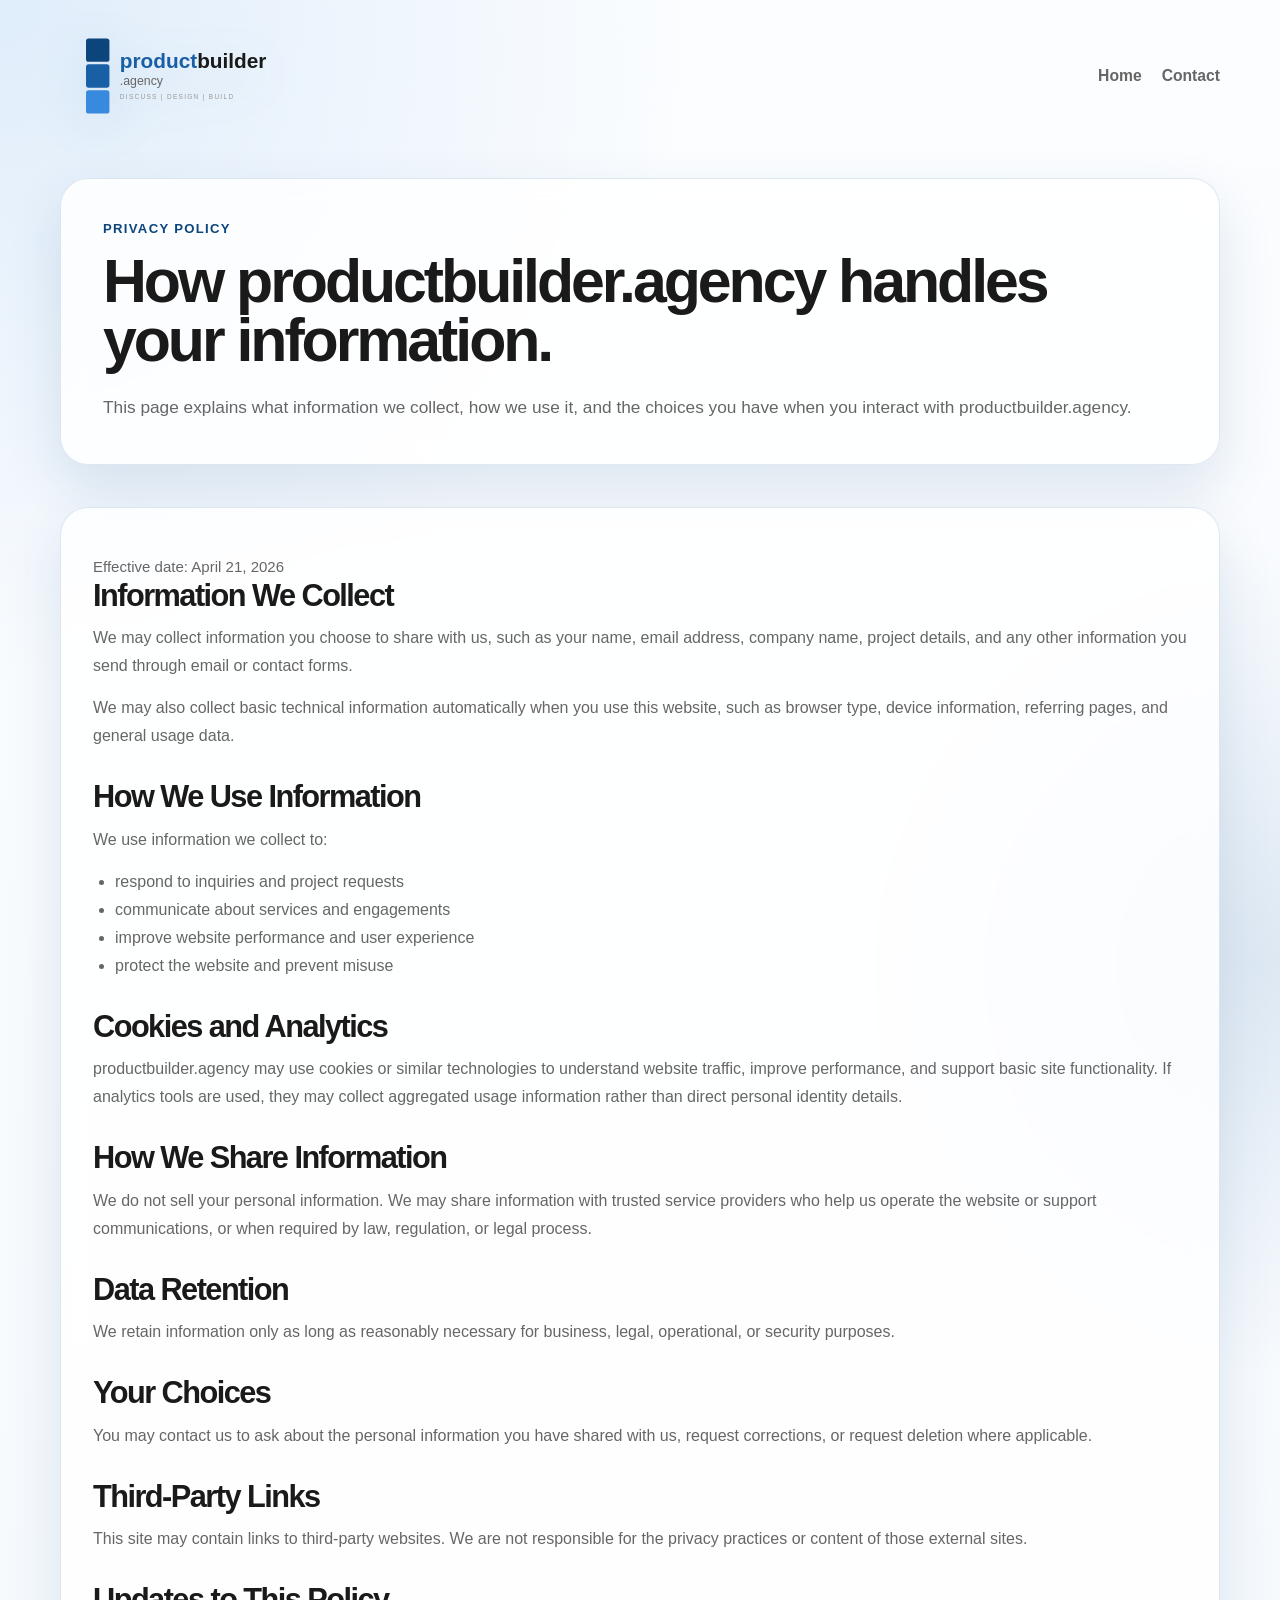
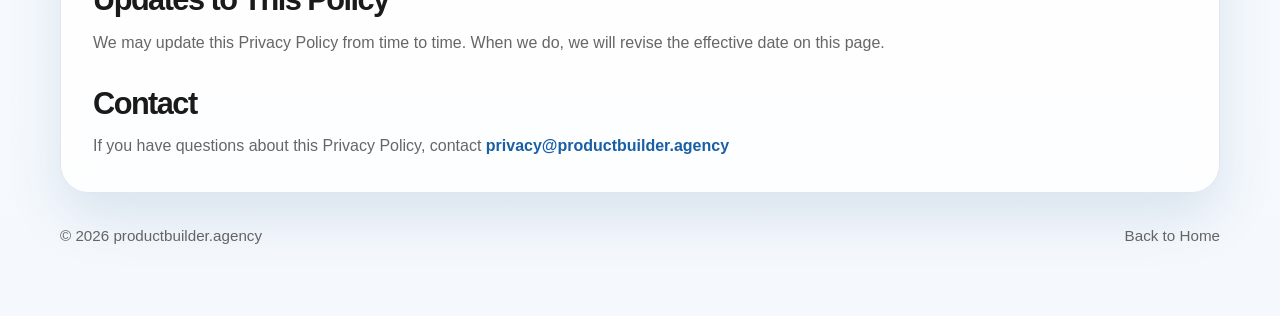
<file: privacy.html>
<!DOCTYPE html>
<html lang="en">
  <head>
    <meta charset="UTF-8" />
    <meta name="viewport" content="width=device-width, initial-scale=1.0" />
    <title>Privacy Policy | productbuilder.agency</title>
    <meta
      name="description"
      content="Privacy Policy for productbuilder.agency."
    />
    <link rel="icon" type="image/svg+xml" href="./assets/pb-logo-icon.svg" />
    <link rel="stylesheet" href="./styles.css" />
  </head>
  <body>
    <div class="site-shell">
      <header class="topbar">
        <a class="brand" href="./index.html" aria-label="productbuilder.agency home">
          <img
            class="brand-logo brand-logo-full"
            src="./assets/pb-logo-primary.svg"
            alt="productbuilder.agency"
          />
          <img
            class="brand-logo brand-logo-icon"
            src="./assets/pb-logo-icon.svg"
            alt=""
            aria-hidden="true"
          />
        </a>
        <nav class="nav">
          <a href="./index.html">Home</a>
          <a href="mailto:hello@productbuilder.agency">Contact</a>
        </nav>
      </header>

      <main>
        <section class="hero">
          <div class="hero-copy policy-hero reveal is-visible">
            <p class="eyebrow">Privacy Policy</p>
            <h1>How productbuilder.agency handles your information.</h1>
            <p class="lede">
              This page explains what information we collect, how we use it, and
              the choices you have when you interact with productbuilder.agency.
            </p>
          </div>
        </section>

        <section class="section policy-layout">
          <article class="policy-card reveal is-visible">
            <p class="policy-meta">Effective date: April 21, 2026</p>

            <h2>Information We Collect</h2>
            <p>
              We may collect information you choose to share with us, such as
              your name, email address, company name, project details, and any
              other information you send through email or contact forms.
            </p>
            <p>
              We may also collect basic technical information automatically when
              you use this website, such as browser type, device information,
              referring pages, and general usage data.
            </p>

            <h2>How We Use Information</h2>
            <p>We use information we collect to:</p>
            <ul class="policy-list">
              <li>respond to inquiries and project requests</li>
              <li>communicate about services and engagements</li>
              <li>improve website performance and user experience</li>
              <li>protect the website and prevent misuse</li>
            </ul>

            <h2>Cookies and Analytics</h2>
            <p>
              productbuilder.agency may use cookies or similar technologies to
              understand website traffic, improve performance, and support basic
              site functionality. If analytics tools are used, they may collect
              aggregated usage information rather than direct personal identity
              details.
            </p>

            <h2>How We Share Information</h2>
            <p>
              We do not sell your personal information. We may share information
              with trusted service providers who help us operate the website or
              support communications, or when required by law, regulation, or
              legal process.
            </p>

            <h2>Data Retention</h2>
            <p>
              We retain information only as long as reasonably necessary for
              business, legal, operational, or security purposes.
            </p>

            <h2>Your Choices</h2>
            <p>
              You may contact us to ask about the personal information you have
              shared with us, request corrections, or request deletion where
              applicable.
            </p>

            <h2>Third-Party Links</h2>
            <p>
              This site may contain links to third-party websites. We are not
              responsible for the privacy practices or content of those external
              sites.
            </p>

            <h2>Updates to This Policy</h2>
            <p>
              We may update this Privacy Policy from time to time. When we do,
              we will revise the effective date on this page.
            </p>

            <h2>Contact</h2>
            <p>
              If you have questions about this Privacy Policy, contact
              <a class="inline-link" href="mailto:privacy@productbuilder.agency">
                privacy@productbuilder.agency
              </a>
            </p>
          </article>
        </section>

        <footer class="site-footer">
          <p>&copy; 2026 productbuilder.agency</p>
          <a href="./index.html">Back to Home</a>
        </footer>
      </main>
    </div>

    <script src="./script.js"></script>
  </body>
</html>
</file>
<file: styles.css>
:root {
  --blue-primary: #185fa5;
  --blue-dark: #0c447c;
  --blue-light: #378add;
  --blue-pale: rgba(133, 183, 235, 0.6);
  --text: #1a1a1a;
  --gray-medium: #666666;
  --gray-light: #999999;
  --bg: #f5f9fd;
  --bg-strong: #e4eef8;
  --surface: rgba(255, 255, 255, 0.82);
  --surface-strong: #ffffff;
  --border: rgba(24, 95, 165, 0.14);
  --shadow: 0 24px 56px rgba(12, 68, 124, 0.12);
}

* {
  box-sizing: border-box;
}

html {
  scroll-behavior: smooth;
}

body {
  margin: 0;
  min-height: 100vh;
  font-family: Arial, Helvetica, sans-serif;
  color: var(--text);
  background:
    radial-gradient(circle at top left, rgba(56, 138, 221, 0.14), transparent 30%),
    radial-gradient(circle at right center, rgba(24, 95, 165, 0.12), transparent 26%),
    linear-gradient(180deg, #fbfdff 0%, var(--bg) 100%);
}

a {
  color: inherit;
  text-decoration: none;
}

.site-shell {
  width: min(1160px, calc(100% - 32px));
  margin: 0 auto;
  padding: 20px 0 64px;
}

.topbar {
  display: flex;
  align-items: center;
  justify-content: space-between;
  gap: 24px;
  padding: 12px 0 30px;
}

.brand {
  display: inline-flex;
  align-items: center;
}

.brand-logo {
  display: block;
  height: auto;
}

.brand-logo-full {
  width: min(390px, 42vw);
  filter: drop-shadow(0 10px 24px rgba(24, 95, 165, 0.12));
  background: transparent;
}

.brand-logo-icon {
  display: none;
  width: 62px;
  border-radius: 16px;
  filter: drop-shadow(0 10px 24px rgba(24, 95, 165, 0.14));
  background: transparent;
}

.nav {
  display: flex;
  flex-wrap: wrap;
  gap: 20px;
  color: var(--gray-medium);
  font-size: 0.98rem;
  font-weight: 700;
}

.hero {
  display: block;
  padding: 28px 0 18px;
}

.hero-copy,
.service-card,
.timeline-item,
.testimonial,
.stats,
.contact-card {
  border: 1px solid var(--border);
  border-radius: 28px;
  background: var(--surface);
  backdrop-filter: blur(12px);
  box-shadow: var(--shadow);
}

.hero-copy {
  padding: 42px;
}

.eyebrow {
  margin: 0 0 16px;
  color: var(--blue-dark);
  font-size: 0.82rem;
  font-weight: 700;
  letter-spacing: 0.1em;
  text-transform: uppercase;
}

h1,
h2,
h3,
.quote {
  margin: 0;
}

h1,
h2 {
  font-family: Arial, Helvetica, sans-serif;
  font-weight: 700;
  line-height: 0.96;
  letter-spacing: -0.05em;
}

h1 {
  font-size: clamp(1.9rem, 5.2vw, 3.8rem);
  max-width: none;
}

h1 span {
  color: var(--blue-primary);
}

.lede {
  max-width: none;
  margin: 24px 0 0;
  font-size: 1.08rem;
  line-height: 1.7;
  color: var(--gray-medium);
}

.hero-actions {
  display: flex;
  flex-wrap: wrap;
  gap: 14px;
  margin-top: 34px;
}

.button {
  display: inline-flex;
  align-items: center;
  justify-content: center;
  min-height: 48px;
  padding: 0 20px;
  border-radius: 999px;
  font-weight: 700;
  transition: transform 180ms ease, background-color 180ms ease, color 180ms ease;
}

.button:hover {
  transform: translateY(-2px);
}

.button-primary {
  background: var(--blue-primary);
  color: #fff7ef;
}

.button-secondary {
  border: 1px solid var(--border);
  background: rgba(255, 255, 255, 0.72);
  color: var(--blue-dark);
}

.service-number,
.quote-attribution {
  margin: 0 0 14px;
  color: var(--gray-medium);
  font-size: 0.85rem;
  letter-spacing: 0.08em;
  text-transform: uppercase;
}
.service-card h3,
.timeline-item h3 {
  display: block;
  font-size: 1.1rem;
  line-height: 1.2;
}

.service-card p,
.timeline-item p,
.stats p,
.contact-card p {
  margin: 10px 0 0;
  color: var(--gray-medium);
  line-height: 1.7;
}

.marquee {
  overflow: hidden;
  margin: 18px 0 12px;
  padding: 18px 0;
  white-space: nowrap;
}

.marquee p {
  display: inline-block;
  min-width: 100%;
  margin: 0;
  color: var(--blue-primary);
  font-size: clamp(1.1rem, 2vw, 1.4rem);
  font-weight: 700;
  letter-spacing: 0.06em;
  text-transform: uppercase;
  animation: slide 20s linear infinite;
}

.marquee span {
  display: inline-block;
  width: 42px;
}

.section {
  padding: 52px 0 0;
}

.section-heading {
  display: grid;
  gap: 10px;
  margin-bottom: 24px;
}

.section-heading h2 {
  max-width: 12ch;
  font-size: clamp(2.4rem, 5vw, 4.6rem);
}

.section-heading-wide h2 {
  max-width: none;
}

.service-list,
.timeline,
.testimonial-band {
  display: grid;
  gap: 20px;
}

.service-list {
  grid-template-columns: repeat(3, minmax(0, 1fr));
}

.service-card,
.timeline-item,
.testimonial,
.stats,
.contact-card {
  padding: 28px;
}

.split-section {
  display: grid;
  grid-template-columns: minmax(0, 0.8fr) minmax(0, 1.2fr);
  gap: 20px;
  align-items: start;
}

.timeline {
  grid-template-columns: repeat(3, minmax(0, 1fr));
}

.testimonial-band {
  grid-template-columns: 1.15fr 0.85fr;
}

.quote {
  font-family: Arial, Helvetica, sans-serif;
  font-size: clamp(2rem, 4vw, 3.2rem);
  line-height: 1.02;
  letter-spacing: -0.04em;
}

.stats {
  display: grid;
  gap: 18px;
}

.stats strong {
  font-size: 1.3rem;
  color: var(--blue-primary);
}

.contact-section {
  padding-bottom: 28px;
}

.contact-card {
  display: flex;
  align-items: center;
  justify-content: space-between;
  gap: 20px;
}

.policy-layout {
  padding-top: 24px;
}

.policy-hero h1 {
  max-width: none;
}

.policy-card {
  border: 1px solid var(--border);
  border-radius: 28px;
  background: var(--surface);
  backdrop-filter: blur(12px);
  box-shadow: var(--shadow);
  padding: 32px;
}

.policy-card h2 {
  margin-top: 32px;
  font-size: clamp(1.4rem, 2.4vw, 2rem);
}

.policy-card h2:first-of-type {
  margin-top: 0;
}

.policy-card p {
  margin: 14px 0 0;
  color: var(--gray-medium);
  line-height: 1.75;
}

.policy-meta {
  margin: 0 0 10px;
  color: var(--gray-light);
  font-size: 0.94rem;
}

.policy-list {
  margin: 14px 0 0;
  padding-left: 22px;
  color: var(--gray-medium);
  line-height: 1.75;
}

.inline-link {
  color: var(--blue-primary);
  font-weight: 700;
}

.site-footer {
  display: flex;
  justify-content: space-between;
  align-items: center;
  gap: 16px;
  padding: 34px 0 8px;
  color: var(--gray-medium);
  font-size: 0.95rem;
}

.site-footer p {
  margin: 0;
}

.reveal {
  opacity: 0;
  transform: translateY(18px);
  transition: opacity 700ms ease, transform 700ms ease;
}

.reveal.is-visible {
  opacity: 1;
  transform: translateY(0);
}

.reveal-delay-1 {
  transition-delay: 120ms;
}

.reveal-delay-2 {
  transition-delay: 220ms;
}

@keyframes slide {
  from {
    transform: translateX(0);
  }
  to {
    transform: translateX(-12%);
  }
}

@media (max-width: 980px) {
  .split-section,
  .testimonial-band,
  .service-list,
  .timeline,
  .contact-card {
    grid-template-columns: 1fr;
  }

  .contact-card {
    align-items: flex-start;
  }

  .site-footer {
    flex-direction: column;
    align-items: flex-start;
  }
}

@media (max-width: 720px) {
  .site-shell {
    width: min(100% - 20px, 1160px);
    padding-top: 10px;
  }

  .topbar {
    flex-direction: column;
    align-items: flex-start;
    padding-bottom: 18px;
  }

  .brand-logo-full {
    display: none;
  }

  .brand-logo-icon {
    display: block;
  }

  .hero-copy,
  .hero-card,
  .service-card,
  .timeline-item,
  .testimonial,
  .stats,
  .contact-card {
    padding: 22px;
    border-radius: 22px;
  }

  h1 {
    font-size: clamp(2.9rem, 18vw, 5rem);
  }

  .button {
    width: 100%;
  }

  .nav {
    gap: 14px;
  }
}

@media (prefers-reduced-motion: reduce) {
  html {
    scroll-behavior: auto;
  }

  .marquee p,
  .reveal,
  .button {
    animation: none;
    transition: none;
  }

  .reveal {
    opacity: 1;
    transform: none;
  }
}
</file>
